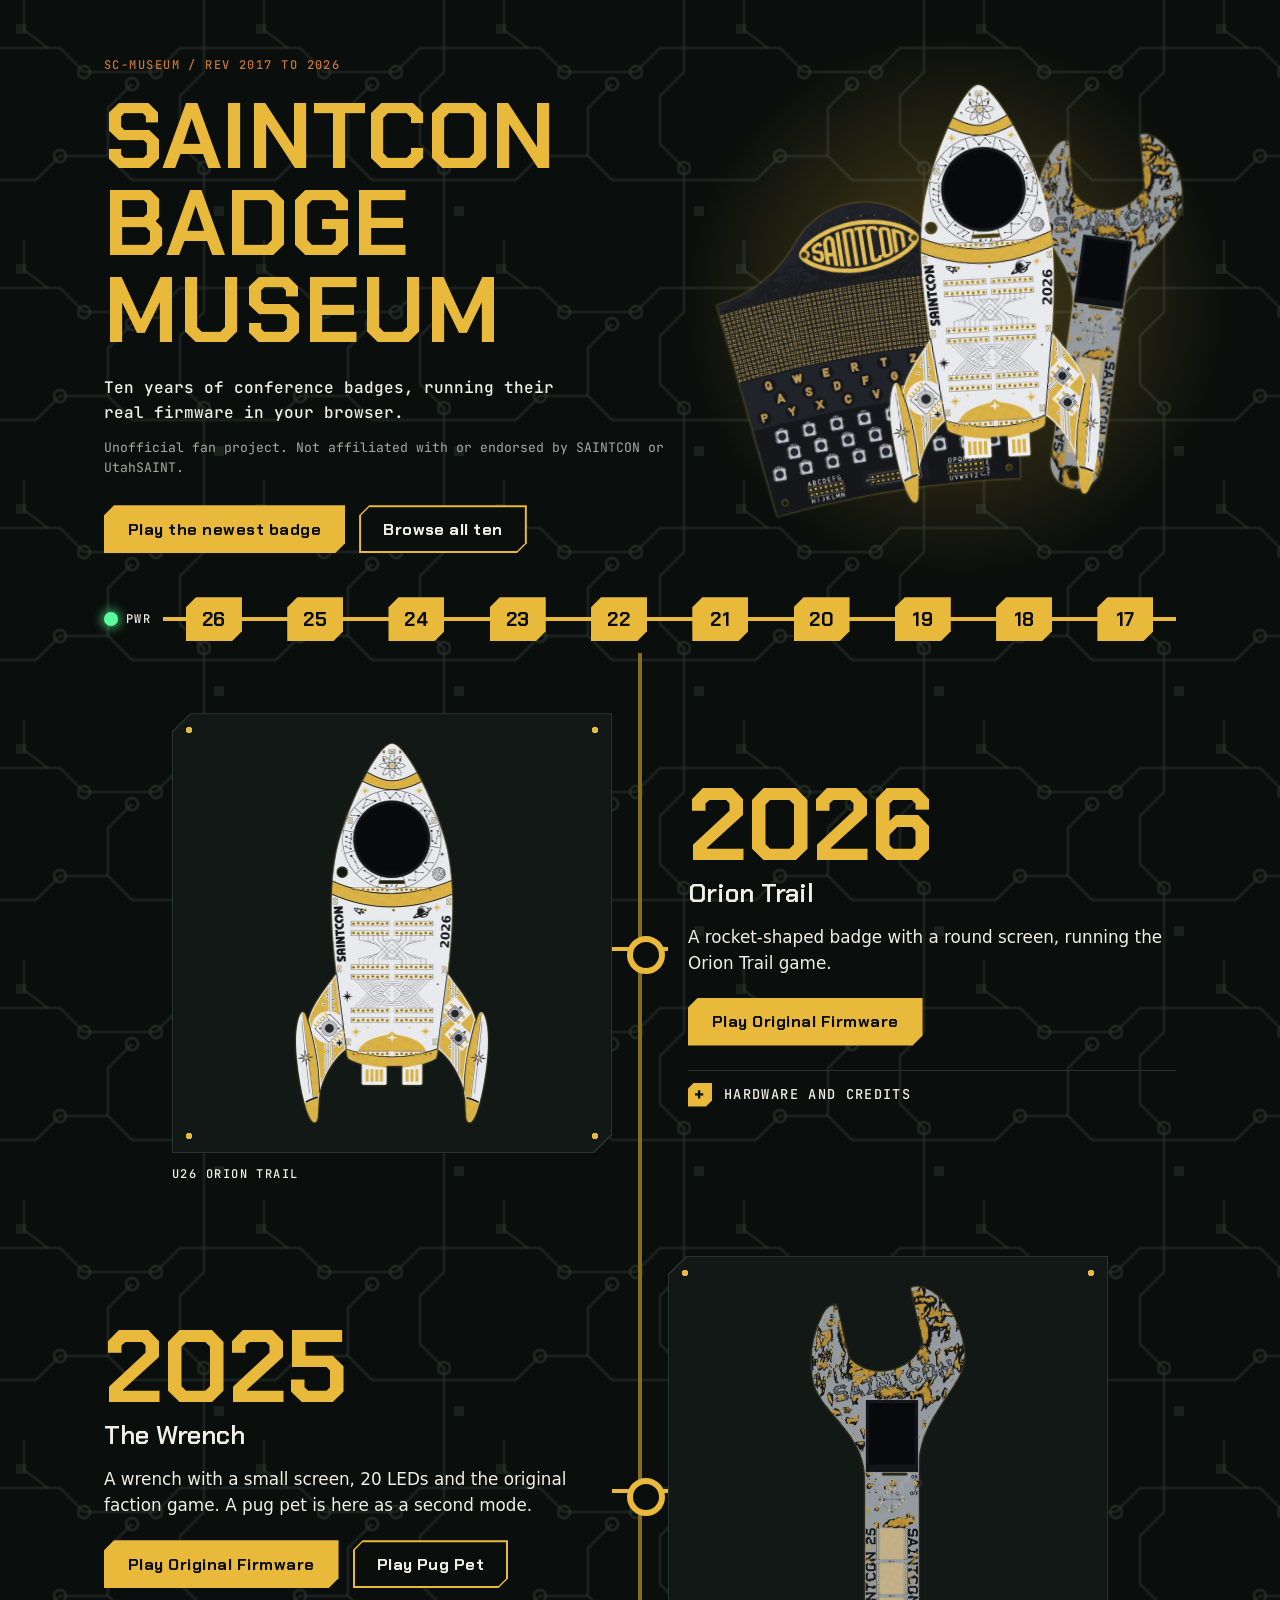
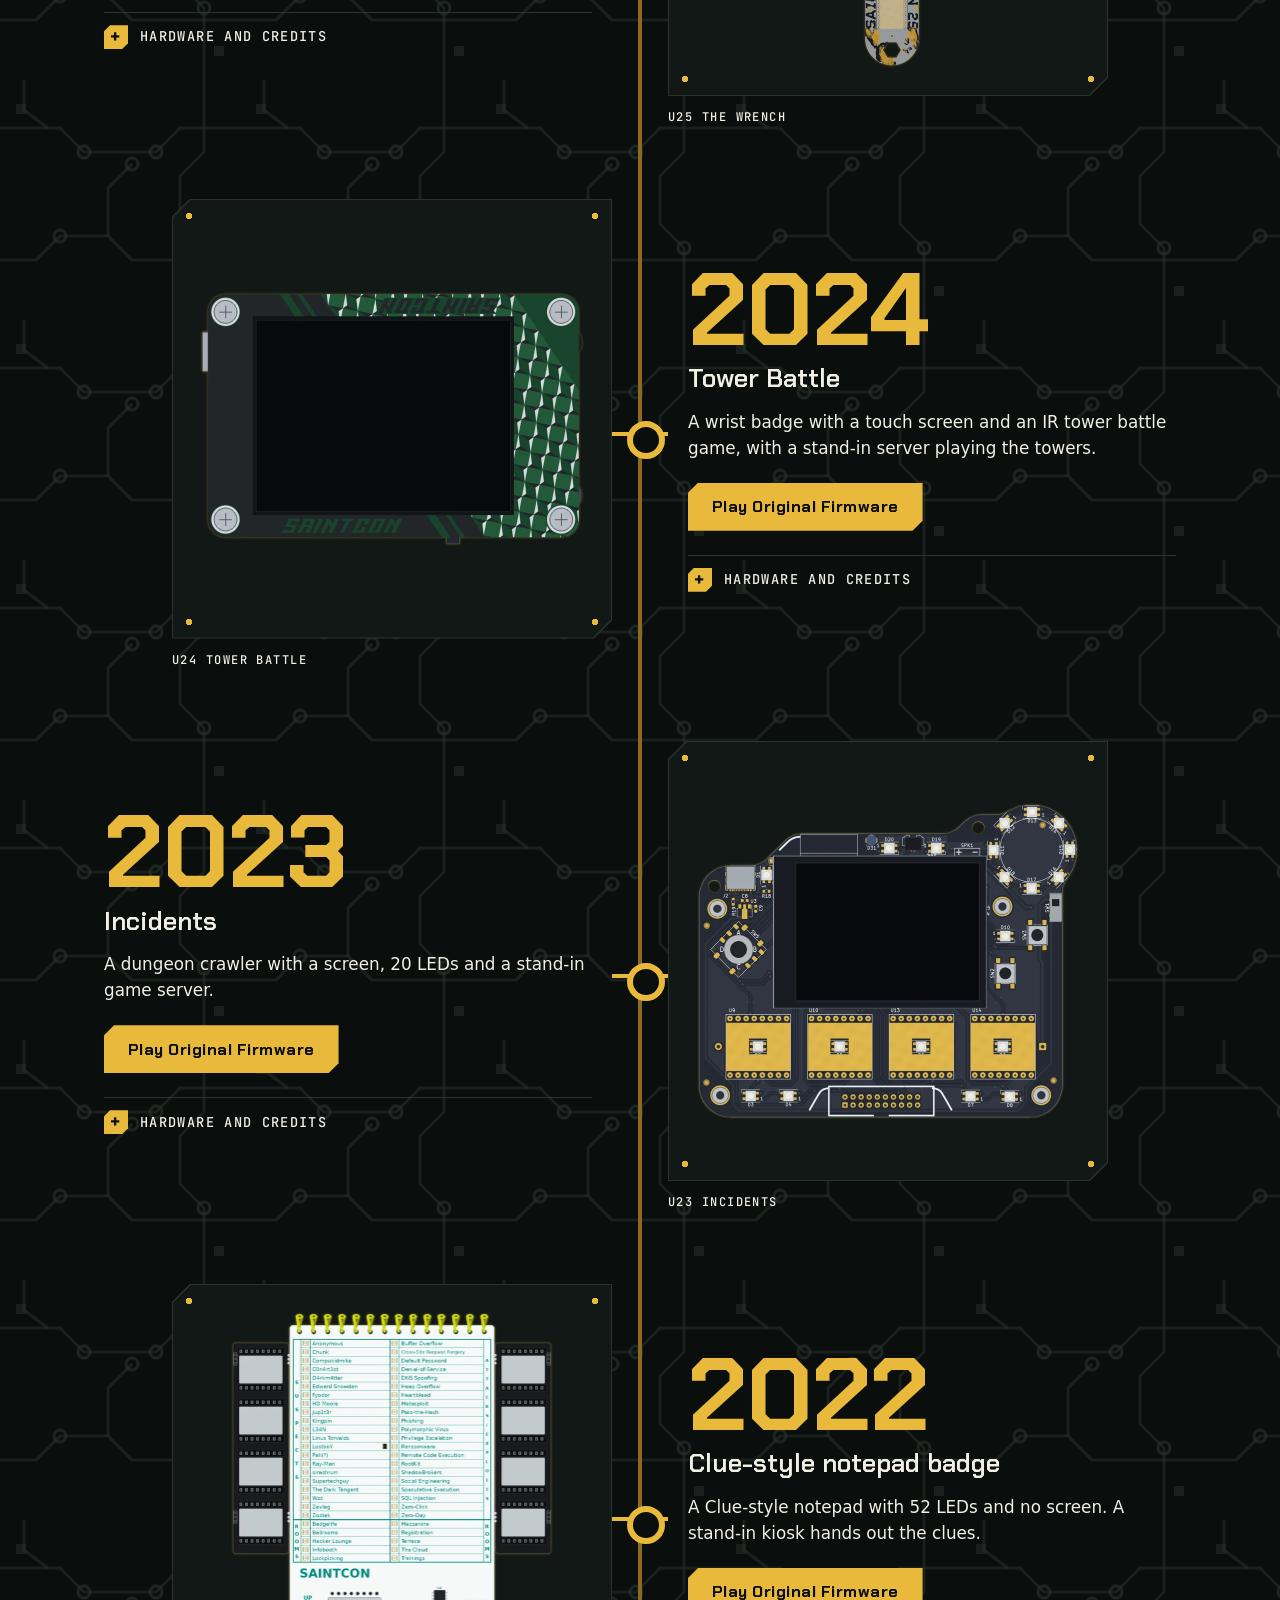
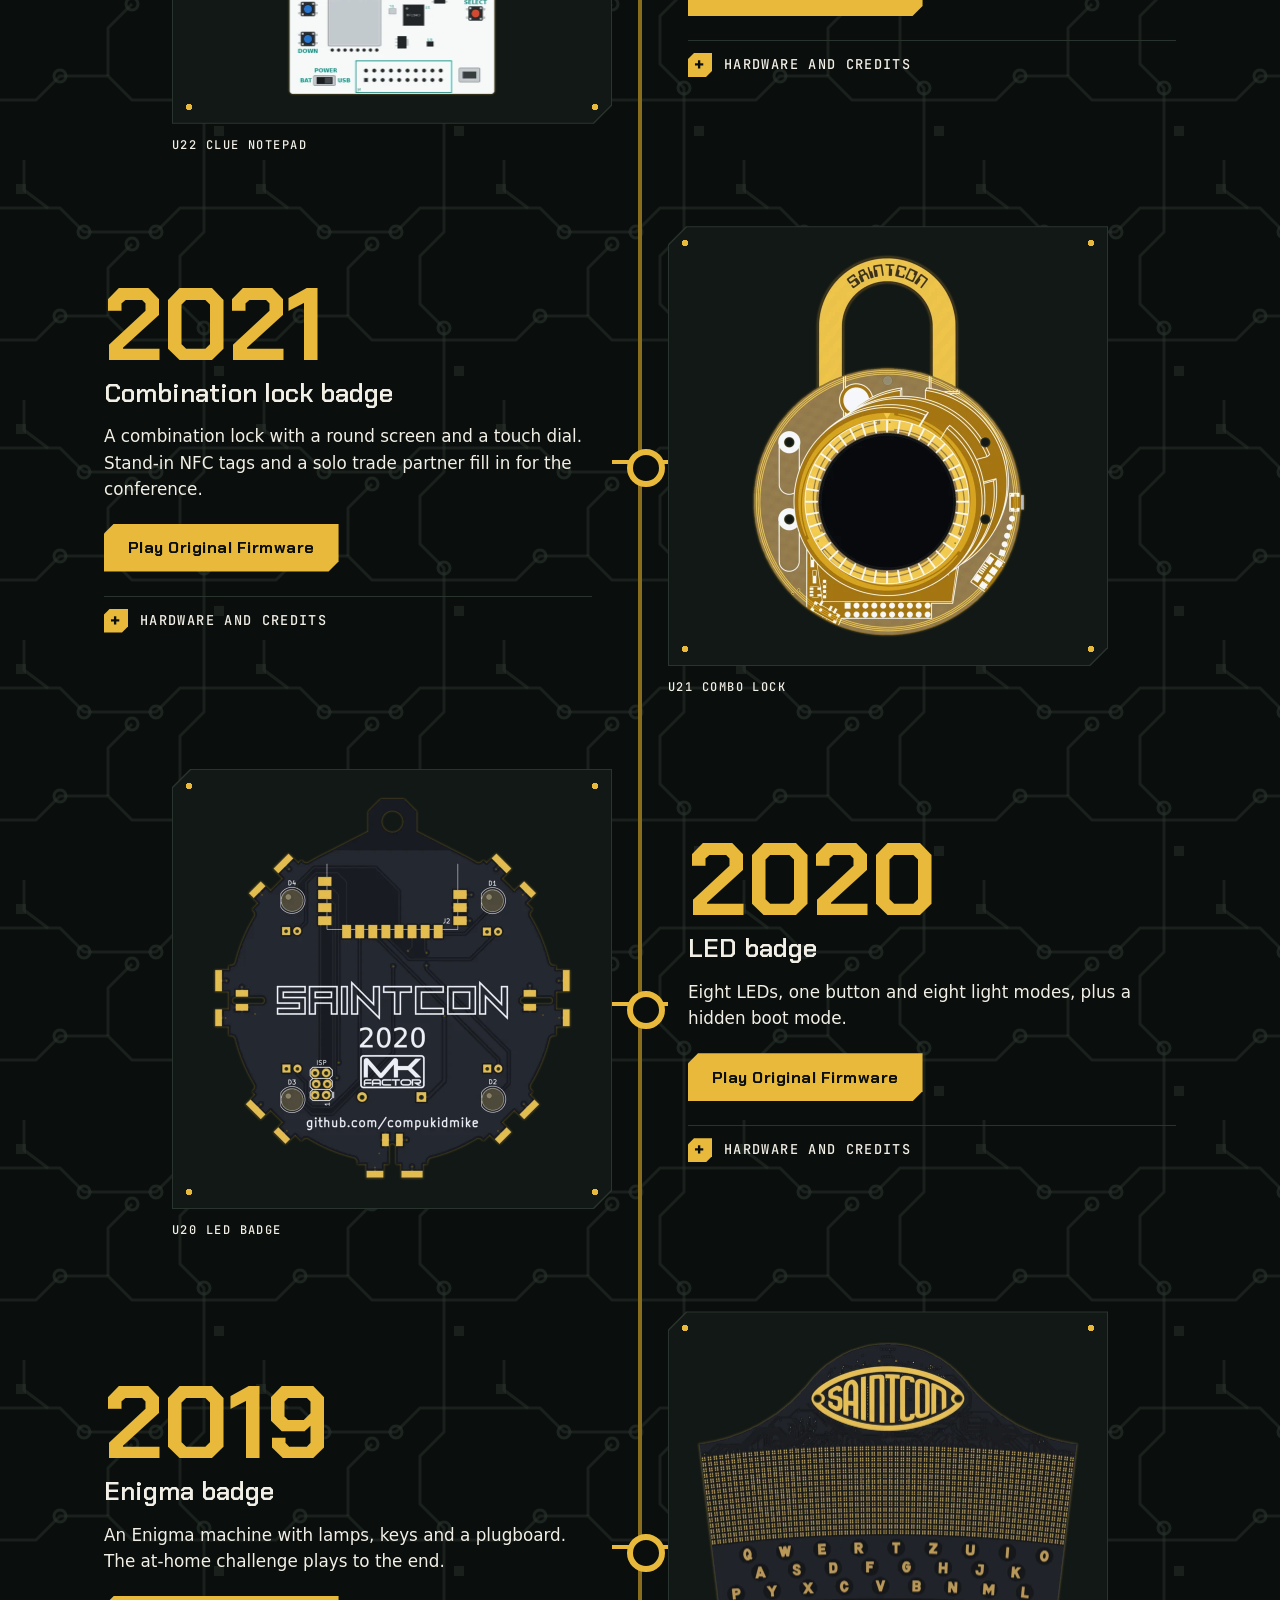
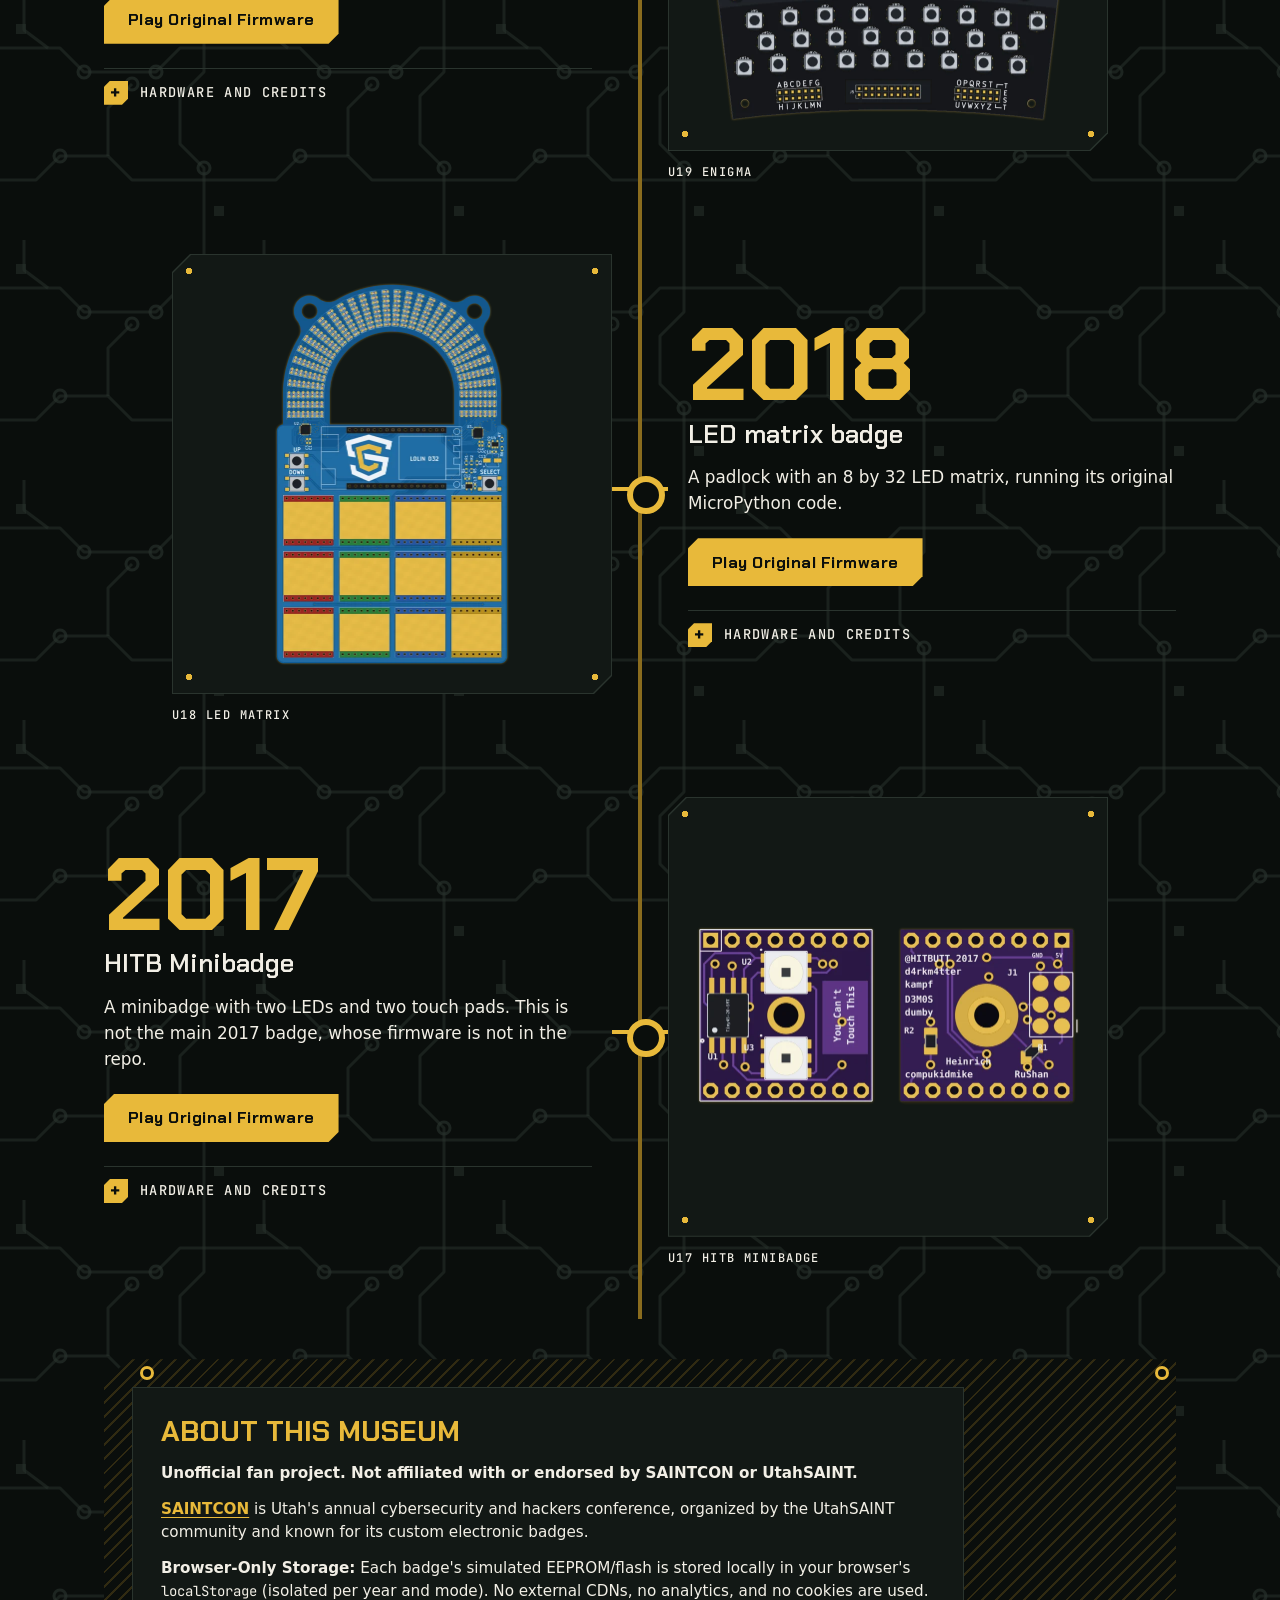
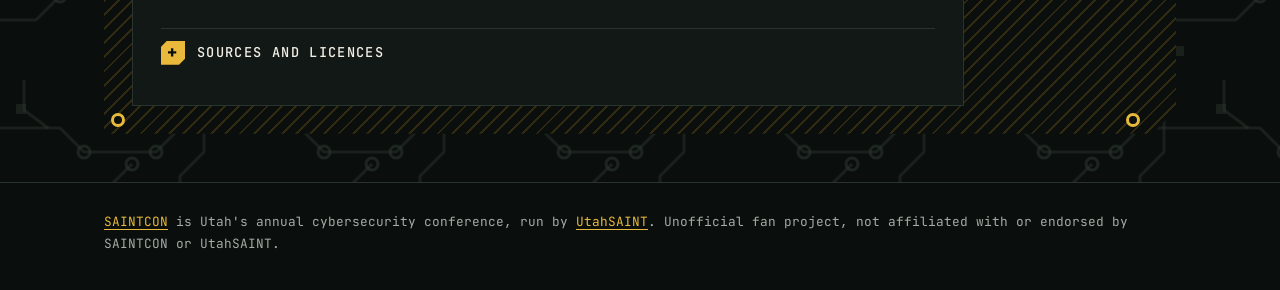
<file: emulator/web/museum.html>
<!DOCTYPE html>
<html lang="en">
<head>
  <meta charset="UTF-8" />
  <meta name="viewport" content="width=device-width, initial-scale=1.0" />
  <meta name="color-scheme" content="dark" />
  <title>SAINTCON Badge Museum</title>
  <script>
    (function () {
      var LIVE_YEARS = ['2017', '2018', '2019', '2020', '2021', '2022', '2023', '2024', '2025', '2026'];
      var PROD = 'sc.pug.technology';
      var host = (window.location.hostname || '').toLowerCase();
      var isProdDomain = host === PROD || host.endsWith('.' + PROD);
      var params = new URLSearchParams(window.location.search);
      if (params.has('year')) {
        var yr = (params.get('year') || '').trim();
        if (isProdDomain && LIVE_YEARS.indexOf(yr) !== -1) {
          params.delete('year');
          var qs = params.toString();
          window.location.replace('https://' + yr.slice(2) + '.' + PROD + '/' + (qs ? '?' + qs : ''));
          return;
        }
        window.location.replace('./' + window.location.search);
        return;
      }
      if (isProdDomain) {
        document.addEventListener('DOMContentLoaded', function () {
          document.querySelectorAll('a[href^="?year="]').forEach(function (a) {
            var p = new URLSearchParams(a.getAttribute('href').slice(1));
            var y = (p.get('year') || '').trim();
            if (LIVE_YEARS.indexOf(y) === -1) return;
            p.delete('year');
            var q = p.toString();
            a.setAttribute('href', 'https://' + y.slice(2) + '.' + PROD + '/' + (q ? '?' + q : ''));
          });
        });
      }
    })();
  </script>
  <link rel="stylesheet" href="museum-art/theme.css" />
  <style>
    * { box-sizing: border-box; }

    html {
      color-scheme: dark;
      background: var(--mask);
      -webkit-text-size-adjust: 100%;
    }

    @media (prefers-reduced-motion: no-preference) {
      html { scroll-behavior: smooth; }
    }

    /* Faint traces and vias. Colours here repeat --line (data URIs cannot read custom properties). */
    body {
      margin: 0;
      min-height: 100vh;
      overflow-x: clip;
      color: var(--silk);
      font-family: var(--sans);
      line-height: 1.55;
    }

    a { color: var(--gold); text-underline-offset: 3px; }
    a:hover { color: var(--silk); }
    :focus-visible { outline: 3px solid var(--silk); outline-offset: 3px; }
    code { font-family: var(--mono); font-size: 0.92em; color: var(--silk); }

    .wrap { width: 100%; max-width: 1120px; margin-inline: auto; padding-inline: 24px; }

    .silk, .refdes {
      font-family: var(--mono);
      font-weight: 500;
      font-size: 0.75rem;
      letter-spacing: 0.12em;
      text-transform: uppercase;
    }

    /* Plated pad buttons: gold fill, chamfered corners, dark text. */
    .pad {
      position: relative;
      isolation: isolate;
      display: inline-flex;
      align-items: center;
      justify-content: center;
      min-height: 48px;
      padding: 10px 24px;
      font: 700 1rem/1.2 var(--display);
      letter-spacing: 0.03em;
      text-align: center;
      text-decoration: none;
      color: var(--mask);
    }
    .pad:hover { color: var(--mask); }
    .pad::before, .pad::after {
      content: "";
      position: absolute;
      z-index: -1;
      inset: 0;
      clip-path: polygon(10px 0, 100% 0, 100% calc(100% - 10px), calc(100% - 10px) 100%, 0 100%, 0 10px);
    }
    .pad::before { background: var(--gold); transition: filter 0.15s; }
    .pad:hover::before { filter: brightness(1.15); }
    .pad::after { display: none; }
    .pad.outline { color: var(--silk); }
    .pad.outline:hover { color: var(--silk); }
    .pad.outline::after {
      display: block;
      inset: 2px;
      background: var(--mask);
      clip-path: polygon(8px 0, 100% 0, 100% calc(100% - 8px), calc(100% - 8px) 100%, 0 100%, 0 8px);
      transition: background 0.15s;
    }
    .pad.outline:hover::after { background: var(--mask-raised); }

    .actions { display: flex; flex-wrap: wrap; gap: 14px; }

    /* Hero */
    .hero { padding: 56px 0 20px; overflow-x: clip; }
    .hero .wrap {
      display: grid;
      grid-template-columns: minmax(0, 1.15fr) minmax(0, 0.85fr);
      gap: 32px;
      align-items: center;
    }
    .refdes { margin: 0 0 18px; color: var(--copper); }
    h1 {
      margin: 0 0 20px;
      font: 700 clamp(2.4rem, 11.5vw, 5.75rem)/0.95 var(--display);
      letter-spacing: 0.01em;
      text-transform: uppercase;
      color: var(--gold);
      overflow-wrap: break-word;
    }
    .silk-line {
      margin: 0 0 12px;
      max-width: 30em;
      font: 500 1rem/1.6 var(--mono);
      color: var(--silk);
    }
    .disclaimer-line {
      margin: 0 0 28px;
      font: 400 0.82rem/1.5 var(--mono);
      color: var(--muted);
    }

    .hero-boards {
      position: relative;
      width: 100%;
      max-width: 460px;
      aspect-ratio: 1 / 1;
      justify-self: center;
    }
    .hero-boards::before {
      content: "";
      position: absolute;
      inset: -12%;
      background: radial-gradient(closest-side, color-mix(in srgb, var(--gold) 30%, transparent), transparent);
    }
    .hero-boards img {
      position: absolute;
      max-width: none;
      filter: drop-shadow(0 0 1px color-mix(in srgb, var(--gold) 55%, transparent));
    }
    .hero-boards .b19 { width: 68%; height: auto; left: -2%; bottom: 6%; transform: rotate(-9deg); }
    .hero-boards .b25 { height: 82%; width: auto; right: 2%; top: 10%; transform: rotate(8deg); }
    .hero-boards .b26 { height: 94%; width: auto; left: 34%; top: 0; transform: rotate(-3deg); z-index: 2; }

    /* Year bus */
    .yearbus { padding: 20px 0 8px; }
    .yearbus-inner { display: flex; align-items: center; gap: 12px; }
    .pwr { display: inline-flex; align-items: center; gap: 8px; flex: none; }
    .led {
      width: 14px;
      height: 14px;
      border-radius: 50%;
      background: var(--led);
      box-shadow: 0 0 10px 3px color-mix(in srgb, var(--led) 55%, transparent);
    }
    .yearbus ol {
      flex: 1;
      list-style: none;
      margin: 0;
      padding: 0;
      display: flex;
    }
    .yearbus li {
      position: relative;
      flex: 1;
      display: flex;
      justify-content: center;
      padding-block: 4px;
    }
    .yearbus li::before {
      content: "";
      position: absolute;
      left: 0;
      right: 0;
      top: 50%;
      height: 4px;
      margin-top: -2px;
      background: var(--gold);
    }
    .yearbus .pad { min-width: 56px; min-height: 44px; padding: 8px 10px; font-size: 1.2rem; }

    /* Exhibits */
    .exhibits { position: relative; padding-block: 24px 16px; }
    .bus-line {
      position: absolute;
      top: 0;
      bottom: 0;
      left: 50%;
      width: 4px;
      margin-left: -2px;
      background: var(--gold-dim);
      overflow: hidden;
    }
    .bus-line i {
      position: absolute;
      left: 0;
      right: 0;
      top: -160px;
      height: 160px;
      background: linear-gradient(to bottom, transparent, var(--gold) 75%, var(--silk));
      animation: bus-pulse 8s linear infinite;
    }
    @keyframes bus-pulse { to { top: 100%; } }

    .exhibit {
      position: relative;
      display: grid;
      grid-template-columns: minmax(0, 1fr) 56px minmax(0, 1fr);
      align-items: center;
      padding-block: 36px;
      scroll-margin-top: 16px;
    }
    .via { grid-column: 2; grid-row: 1; align-self: stretch; position: relative; }
    .via::before {
      content: "";
      position: absolute;
      left: 0;
      right: 0;
      top: 50%;
      height: 4px;
      margin-top: -2px;
      background: var(--gold);
    }
    .via::after {
      content: "";
      position: absolute;
      left: 50%;
      top: 50%;
      width: 26px;
      height: 26px;
      margin: -13px 0 0 -13px;
      border-radius: 50%;
      border: 6px solid var(--gold);
      background: var(--mask);
      transition: background 0.2s, box-shadow 0.2s;
    }
    .exhibit:is(:hover, :focus-within) .via::after {
      background: var(--gold);
      box-shadow: 0 0 18px 6px color-mix(in srgb, var(--gold) 55%, transparent);
    }

    .ex-pic { grid-column: 1; grid-row: 1; justify-self: end; width: 100%; max-width: 440px; }
    .ex-text { grid-column: 3; grid-row: 1; padding-left: 20px; min-width: 0; }
    .exhibit:nth-of-type(even) .ex-pic { grid-column: 3; justify-self: start; }
    .exhibit:nth-of-type(even) .ex-text { grid-column: 1; padding-left: 0; padding-right: 20px; }

    .mat {
      position: relative;
      display: grid;
      place-items: center;
      width: 100%;
      height: 440px; /* fixed, so rows do not move while lazy pictures load */
      padding: 30px;
    }
    .mat::before, .mat::after {
      content: "";
      position: absolute;
      z-index: 0;
      clip-path: polygon(18px 0, 100% 0, 100% calc(100% - 18px), calc(100% - 18px) 100%, 0 100%, 0 18px);
    }
    .mat::before { inset: 0; background: var(--line); }
    .mat::after {
      inset: 1px;
      background:
        radial-gradient(circle at 16px 16px, var(--gold) 0 3px, transparent 3.5px),
        radial-gradient(circle at calc(100% - 16px) 16px, var(--gold) 0 3px, transparent 3.5px),
        radial-gradient(circle at 16px calc(100% - 16px), var(--gold) 0 3px, transparent 3.5px),
        radial-gradient(circle at calc(100% - 16px) calc(100% - 16px), var(--gold) 0 3px, transparent 3.5px),
        var(--mask-raised);
    }
    .mat img {
      position: relative;
      z-index: 1;
      display: block;
      width: 100%;
      height: 100%;
      min-height: 0;
      object-fit: contain;
      filter: drop-shadow(0 0 1px color-mix(in srgb, var(--gold) 45%, transparent));
      transition: transform 0.25s ease, filter 0.25s ease;
    }
    .exhibit:is(:hover, :focus-within) .mat img {
      transform: translateY(-6px);
      filter: drop-shadow(0 0 8px color-mix(in srgb, var(--gold) 60%, transparent));
    }
    .ex-pic .silk { margin: 12px 0 0; color: var(--silk); }

    h2 { margin: 0; }
    .year {
      display: block;
      font: 700 clamp(3.5rem, 8vw, 6.5rem)/0.9 var(--display);
      letter-spacing: -0.01em;
      color: var(--gold);
    }
    .name {
      display: block;
      margin-top: 8px;
      font: 600 1.6rem/1.2 var(--display);
      color: var(--silk);
    }
    .one-liner { margin: 14px 0 22px; max-width: 34em; font-size: 1.05rem; }

    /* Hardware and credits */
    .dossier { margin-top: 24px; border-top: 1px solid var(--line); }
    .dossier summary {
      display: flex;
      align-items: center;
      gap: 12px;
      min-height: 48px;
      padding-block: 8px;
      cursor: pointer;
      list-style: none;
      font: 500 0.85rem/1.3 var(--mono);
      letter-spacing: 0.1em;
      text-transform: uppercase;
      color: var(--silk);
    }
    .dossier summary::-webkit-details-marker { display: none; }
    .dossier summary::before {
      content: "+";
      flex: none;
      display: grid;
      place-items: center;
      width: 24px;
      height: 24px;
      font: 700 1rem/1 var(--mono);
      color: var(--mask);
      background: var(--gold);
      clip-path: polygon(6px 0, 100% 0, 100% calc(100% - 6px), calc(100% - 6px) 100%, 0 100%, 0 6px);
    }
    .dossier[open] > summary::before { content: "-"; }
    .dossier summary:hover { color: var(--gold); }
    .fine {
      padding: 4px 0 8px;
      font: 400 0.8rem/1.7 var(--mono);
      color: var(--muted);
      overflow-wrap: anywhere;
    }
    .fine p { margin: 0 0 14px; }
    .fine strong { color: var(--silk); font-weight: 500; }
    .credits-box {
      padding: 12px 14px;
      border-left: 2px solid var(--copper);
      background: var(--mask-raised);
    }
    .credits-box .main-credit { color: var(--silk); }
    .credits-box .sub-credit { margin-top: 10px; color: var(--muted); }

    /* About: the back of the board */
    .about { margin-top: 40px; padding-bottom: 48px; }
    .backside {
      position: relative;
      padding: 28px;
      background: repeating-linear-gradient(135deg, color-mix(in srgb, var(--gold-dim) 30%, var(--mask)) 0 2px, var(--mask) 2px 10px);
      clip-path: polygon(24px 0, 100% 0, 100% calc(100% - 24px), calc(100% - 24px) 100%, 0 100%, 0 24px);
    }
    .backside .hole {
      position: absolute;
      width: 14px;
      height: 14px;
      border-radius: 50%;
      border: 3px solid var(--gold);
      background: var(--mask);
    }
    .hole.h1 { top: 7px; right: 7px; }
    .hole.h2 { bottom: 7px; left: 7px; }
    .hole.h3 { top: 7px; left: 36px; }
    .hole.h4 { bottom: 7px; right: 36px; }
    .backside-text {
      position: relative;
      padding: 28px;
      max-width: 52rem;
      background: var(--mask-raised);
      border: 1px solid var(--line);
      font-size: 0.95rem;
    }
    .backside-text h2 { font: 700 1.8rem/1.1 var(--display); color: var(--gold); text-transform: uppercase; margin-bottom: 14px; }
    .backside-text p { margin: 0 0 12px; }

    .site-footer {
      border-top: 1px solid var(--line);
      background: var(--mask);
      padding: 28px 0 36px;
      font: 400 0.8rem/1.7 var(--mono);
      color: var(--muted);
    }

    @media (max-width: 900px) {
      .hero .wrap { grid-template-columns: minmax(0, 1fr); }
      .hero-boards { max-width: 400px; }
    }

    @media (max-width: 760px) {
      .wrap { padding-inline: 16px; }
      .hero { padding-top: 36px; }
      .hero-boards { max-width: 320px; }
      .yearbus-inner { flex-direction: column; align-items: stretch; gap: 10px; }
      .yearbus ol { display: grid; grid-template-columns: repeat(5, minmax(0, 1fr)); row-gap: 8px; }
      .yearbus .pad { min-width: 0; width: 48px; padding-inline: 6px; }

      .bus-line { left: 28px; margin-left: -2px; }
      .exhibit, .exhibit:nth-of-type(even) {
        grid-template-columns: 24px minmax(0, 1fr);
        column-gap: 0;
        row-gap: 20px;
        padding-block: 28px;
        align-items: start;
      }
      .via { grid-column: 1; grid-row: 1 / 3; align-self: stretch; margin-left: 12px; }
      .via::before { top: 150px; left: 0; right: -12px; }
      .via::after { top: 150px; left: 0; margin-left: -13px; }
      .exhibit .ex-pic, .exhibit:nth-of-type(even) .ex-pic {
        grid-column: 2; grid-row: 1; justify-self: stretch; max-width: none; padding-left: 12px;
      }
      .exhibit .ex-text, .exhibit:nth-of-type(even) .ex-text {
        grid-column: 2; grid-row: 2; padding: 0 0 0 12px;
      }
      .mat { height: 320px; padding: 24px; }
      .ex-pic .silk { text-align: left; }
      .backside { padding: 20px 14px; }
      .backside-text { padding: 20px 16px; }
    }

    @media (prefers-reduced-motion: reduce) {
      *, *::before, *::after { animation: none !important; transition: none !important; }
      .bus-line i { display: none; }
    }
  </style>
</head>
<body>
  <header class="hero">
    <div class="wrap">
      <div class="hero-copy">
        <p class="refdes" aria-hidden="true">SC-MUSEUM / REV 2017 TO 2026</p>
        <h1>SAINTCON Badge Museum</h1>
        <p class="silk-line">Ten years of conference badges, running their real firmware in your browser.</p>
        <p class="disclaimer-line">Unofficial fan project. Not affiliated with or endorsed by SAINTCON or UtahSAINT.</p>
        <div class="actions">
          <a class="card-cta pad" href="?year=2026">Play the newest badge</a>
          <a class="pad outline" href="#year-bus">Browse all ten</a>
        </div>
      </div>
      <div class="hero-boards" aria-hidden="true">
        <img class="b19" src="museum-art/2019.webp" width="760" height="755" alt="" />
        <img class="b25" src="museum-art/2025.webp" width="307" height="760" alt="" />
        <img class="b26" src="museum-art/2026.webp" width="385" height="760" alt="" />
      </div>
    </div>
  </header>

  <nav class="yearbus" id="year-bus" aria-label="Jump to a badge year">
    <div class="wrap yearbus-inner">
      <span class="pwr" aria-hidden="true"><i class="led"></i><span class="silk">PWR</span></span>
      <ol>
        <li><a class="pad" href="#card-2026" aria-label="26: 2026 Orion Trail"><span aria-hidden="true">26</span></a></li>
        <li><a class="pad" href="#card-2025" aria-label="25: 2025 The Wrench"><span aria-hidden="true">25</span></a></li>
        <li><a class="pad" href="#card-2024" aria-label="24: 2024 Tower Battle"><span aria-hidden="true">24</span></a></li>
        <li><a class="pad" href="#card-2023" aria-label="23: 2023 Incidents"><span aria-hidden="true">23</span></a></li>
        <li><a class="pad" href="#card-2022" aria-label="22: 2022 Clue-style notepad badge"><span aria-hidden="true">22</span></a></li>
        <li><a class="pad" href="#card-2021" aria-label="21: 2021 Combination lock badge"><span aria-hidden="true">21</span></a></li>
        <li><a class="pad" href="#card-2020" aria-label="20: 2020 LED badge"><span aria-hidden="true">20</span></a></li>
        <li><a class="pad" href="#card-2019" aria-label="19: 2019 Enigma badge"><span aria-hidden="true">19</span></a></li>
        <li><a class="pad" href="#card-2018" aria-label="18: 2018 LED matrix badge"><span aria-hidden="true">18</span></a></li>
        <li><a class="pad" href="#card-2017" aria-label="17: 2017 HITB Minibadge"><span aria-hidden="true">17</span></a></li>
      </ol>
    </div>
  </nav>

  <main>
    <div class="wrap exhibits">
      <div class="bus-line" aria-hidden="true"><i></i></div>

      <article class="exhibit" id="card-2026">
        <div class="via" aria-hidden="true"></div>
        <div class="ex-pic">
          <a class="mat" href="?year=2026" title="Launch SAINTCON 2026 Badge Emulator">
            <img src="museum-art/2026.webp" width="385" height="760" loading="lazy" alt="SAINTCON 2026 Orion Trail Rocket Badge PCB" />
          </a>
          <p class="silk" aria-hidden="true">U26 ORION TRAIL</p>
        </div>
        <div class="ex-text">
          <h2><span class="year">2026</span> <span class="name">Orion Trail</span></h2>
          <p class="one-liner">A rocket-shaped badge with a round screen, running the Orion Trail game.</p>
          <div class="actions">
          <a class="card-cta pad" href="?year=2026">Play Original Firmware</a>
          </div>
          <details class="dossier">
            <summary>Hardware and credits</summary>
            <div class="fine">
              <p class="hw-summary">
                RP2350A • 1.85" 360×360 Round ST77916 QSPI LCD • 9 WS2812C LEDs • 5-way joystick (SW4 / C) + A &amp; B buttons (SW2, SW3) • 24CS08 1 KB EEPROM.
              </p>
              <div class="credits-box">          <div class="main-credit">
            <strong>Badge by <a href="https://github.com/Professor-plum" target="_blank" rel="noopener">Professor-plum</a></strong> •
            Repo: <a href="https://github.com/Professor-plum/SAINTCON-BADGE-2026" target="_blank" rel="noopener">github.com/Professor-plum/SAINTCON-BADGE-2026</a>
            (<a href="https://github.com/Professor-plum/SAINTCON-BADGE-2026/tree/2168f62/firmware" target="_blank" rel="noopener"><code>2168f62</code></a>) •
            <a href="badges/2026/LICENSE.txt" target="_blank" rel="noopener"><strong>MIT License</strong></a>
            (<a href="https://github.com/Professor-plum/SAINTCON-BADGE-2026/blob/2168f62/LICENSE" target="_blank" rel="noopener">upstream</a>) •
            <a href="badges/2026/THIRD_PARTY_LICENSES.txt" target="_blank" rel="noopener">Third-party licenses</a>
          </div>
          <div class="sub-credit">
            Copyright (c) 2026 Professor Plum • Stock "Orion Trail" firmware live
          </div>
        
              </div>
            </div>
          </details>
        </div>
      </article>

      <article class="exhibit" id="card-2025">
        <div class="via" aria-hidden="true"></div>
        <div class="ex-pic">
          <a class="mat" href="?year=2025" title="Launch SAINTCON 2025 Badge Emulator">
            <img src="museum-art/2025.webp" width="307" height="760" loading="lazy" alt="SAINTCON 2025 Wrench Badge PCB" />
          </a>
          <p class="silk" aria-hidden="true">U25 THE WRENCH</p>
        </div>
        <div class="ex-text">
          <h2><span class="year">2025</span> <span class="name">The Wrench</span></h2>
          <p class="one-liner">A wrench with a small screen, 20 LEDs and the original faction game. A pug pet is here as a second mode.</p>
          <div class="actions">
          <a class="card-cta pad" href="?year=2025&amp;mode=stock">Play Original Firmware</a>
          <a class="card-cta pad outline" href="?year=2025&amp;mode=pug">Play Pug Pet</a>
          </div>
          <details class="dossier">
            <summary>Hardware and credits</summary>
            <div class="fine">
              <p class="hw-summary">
                ESP32-S3-WROOM-1 • 2.0" 240×320 ST7789V LCD • 20 WS2812B-2020 LEDs • 5-way navigation switch (SW2) • ST25DV04K 512B NFC tag.
              </p>
              <div class="credits-box">          <div class="main-credit">
            <strong>Badge by <a href="https://github.com/compukidmike" target="_blank" rel="noopener">compukidmike</a></strong>
            • Repo: <a href="https://github.com/compukidmike/Saintcon2025" target="_blank" rel="noopener">github.com/compukidmike/Saintcon2025</a>
            • <a href="badges/2025/THIRD_PARTY_LICENSES.txt" target="_blank" rel="noopener">Third-party licenses</a>
          </div>
          <div class="sub-credit">
            Stock firmware &amp; faction game from <a href="https://github.com/compukidmike/Saintcon2025" target="_blank" rel="noopener"><strong>compukidmike/Saintcon2025</strong></a> • Pug pet by <strong>PugTechnology</strong>
          </div>
        
              </div>
            </div>
          </details>
        </div>
      </article>

      <article class="exhibit" id="card-2024">
        <div class="via" aria-hidden="true"></div>
        <div class="ex-pic">
          <a class="mat" href="?year=2024" title="Launch SAINTCON 2024 Wrist Badge Emulator">
            <img src="museum-art/2024.webp" width="760" height="502" loading="lazy" alt="SAINTCON 2024 Tower Battle Wrist Badge PCB" />
          </a>
          <p class="silk" aria-hidden="true">U24 TOWER BATTLE</p>
        </div>
        <div class="ex-text">
          <h2><span class="year">2024</span> <span class="name">Tower Battle</span></h2>
          <p class="one-liner">A wrist badge with a touch screen and an IR tower battle game, with a stand-in server playing the towers.</p>
          <div class="actions">
          <a class="card-cta pad" href="?year=2024">Play Original Firmware</a>
          </div>
          <details class="dossier">
            <summary>Hardware and credits</summary>
            <div class="fine">
              <p class="hw-summary">
                ESP32-S3-WROOM-1 • 2.8" 320×240 ST7789 8080 LCD + GT911 capacitive touch • NEC IR TX/RX • MC3419 accelerometer • Klip-on I2C mux.
              </p>
              <div class="credits-box">          <div class="main-credit">
            <strong>Badge by <a href="https://github.com/compukidmike" target="_blank" rel="noopener">compukidmike</a></strong>
            • Repo: <a href="https://github.com/compukidmike/Saintcon2024" target="_blank" rel="noopener">github.com/compukidmike/Saintcon2024</a>
            (<a href="https://github.com/compukidmike/Saintcon2024/tree/5e9412c837334379d7f6cadf68327fc0771f636d/Firmware" target="_blank" rel="noopener"><code>5e9412c</code></a>)
            • <a href="badges/2024/THIRD_PARTY_LICENSES.txt" target="_blank" rel="noopener">Third-party licenses</a>
          </div>
          <div class="sub-credit">
            Original wrist badge firmware &amp; 11-tower IR battle game from <a href="https://github.com/compukidmike/Saintcon2024" target="_blank" rel="noopener"><strong>compukidmike/Saintcon2024</strong></a>
          </div>
        
              </div>
            </div>
          </details>
        </div>
      </article>

      <article class="exhibit" id="card-2023">
        <div class="via" aria-hidden="true"></div>
        <div class="ex-pic">
          <a class="mat" href="?year=2023" title="Launch SAINTCON 2023 Incidents Badge Emulator">
            <img src="museum-art/2023.webp" width="760" height="627" loading="lazy" alt="SAINTCON 2023 Incidents Badge PCB" />
          </a>
          <p class="silk" aria-hidden="true">U23 INCIDENTS</p>
        </div>
        <div class="ex-text">
          <h2><span class="year">2023</span> <span class="name">Incidents</span></h2>
          <p class="one-liner">A dungeon crawler with a screen, 20 LEDs and a stand-in game server.</p>
          <div class="actions">
          <a class="card-cta pad" href="?year=2023">Play Original Firmware</a>
          </div>
          <details class="dossier">
            <summary>Hardware and credits</summary>
            <div class="fine">
              <p class="hw-summary">
                ESP32-S3-WROOM-1 • 2.8" 320×240 ST7789 8080 LCD • 20 SK6812MINI LEDs • 4-way switch (SW5) + A &amp; B buttons (SW2, SW3) • NEC IR TX/RX • 4 I2C minibadge slots.
              </p>
              <div class="credits-box">          <div class="main-credit">
            <strong>Badge by <a href="https://github.com/compukidmike" target="_blank" rel="noopener">compukidmike</a></strong>
            • Repo: <a href="https://github.com/compukidmike/Saintcon2023" target="_blank" rel="noopener">github.com/compukidmike/Saintcon2023</a>
            (<a href="https://github.com/compukidmike/Saintcon2023/tree/6f5f3407bb57000e0131fc317ad907f27bda7234/Firmware/Source" target="_blank" rel="noopener"><code>6f5f340</code></a>)
            • <a href="badges/2023/THIRD_PARTY_LICENSES.txt" target="_blank" rel="noopener">Third-party licenses</a>
          </div>
          <div class="sub-credit">
            Original badge firmware &amp; Incidents dungeon crawler from <a href="https://github.com/compukidmike/Saintcon2023" target="_blank" rel="noopener"><strong>compukidmike/Saintcon2023</strong></a>, with contributions from <a href="https://github.com/compukidmike/Saintcon2023/commits?author=jarmknecht" target="_blank" rel="noopener">jarmknecht</a> and <a href="https://github.com/compukidmike/Saintcon2023/pull/6" target="_blank" rel="noopener">klipperx</a>
          </div>
        
              </div>
            </div>
          </details>
        </div>
      </article>

      <article class="exhibit" id="card-2022">
        <div class="via" aria-hidden="true"></div>
        <div class="ex-pic">
          <a class="mat" href="?year=2022" title="Launch SAINTCON 2022 Clue-Style Notepad Badge Emulator">
            <img src="museum-art/2022.webp" width="637" height="760" loading="lazy" alt="SAINTCON 2022 Clue-style notepad badge drawing" />
          </a>
          <p class="silk" aria-hidden="true">U22 CLUE NOTEPAD</p>
        </div>
        <div class="ex-text">
          <h2><span class="year">2022</span> <span class="name">Clue-style notepad badge</span></h2>
          <p class="one-liner">A Clue-style notepad with 52 LEDs and no screen. A stand-in kiosk hands out the clues.</p>
          <div class="actions">
          <a class="card-cta pad" href="?year=2022">Play Original Firmware</a>
          </div>
          <details class="dossier">
            <summary>Hardware and credits</summary>
            <div class="fine">
              <p class="hw-summary">
                RP2040 dual Cortex-M0+ (QSPI flash) • 52 charlieplexed RGB LEDs on GP0–GP14 (21 Suspects, 21 Attacks/Exploits, 10 Rooms) • UP / DOWN / SELECT tactile buttons (GP15–GP17) • Ambient light sensor (I2C0 @ 0x29) • Dual-wing minibadge connectors (8 total, 4 per wing) • Stand-in museum kiosk over firmware serial protocol.
              </p>
              <div class="credits-box">          <div class="main-credit">
            <strong>Repo: <a href="https://github.com/compukidmike/saintcon2022" target="_blank" rel="noopener">compukidmike/saintcon2022</a></strong>
            (<a href="https://github.com/compukidmike/saintcon2022/commit/383964e2e0e576dd3c153fc479d37fb429ce2969" target="_blank" rel="noopener"><code>383964e</code></a>)
            • Licence not stated
            • <a href="badges/2022/THIRD_PARTY_LICENSES.txt" target="_blank" rel="noopener">Third-party licenses</a>
          </div>
          <div class="sub-credit">
            Runs the unpatched <code>Saintcon2022BadgeFirmwareFix.uf2</code> binary from <a href="https://github.com/compukidmike/saintcon2022" target="_blank" rel="noopener"><strong>compukidmike/saintcon2022</strong></a> (upstream repo provides guides and the UF2 binary; no firmware source or board design files are published) on a dual-core RP2040 emulator built with <a href="https://github.com/wokwi/rp2040js" target="_blank" rel="noopener">wokwi/rp2040js</a> (MIT)
          </div>
        
              </div>
            </div>
          </details>
        </div>
      </article>

      <article class="exhibit" id="card-2021">
        <div class="via" aria-hidden="true"></div>
        <div class="ex-pic">
          <a class="mat" href="?year=2021" title="Launch SAINTCON 2021 Combination Lock Badge Emulator">
            <img src="museum-art/2021.webp" width="542" height="760" loading="lazy" alt="SAINTCON 2021 combination lock badge PCB" />
          </a>
          <p class="silk" aria-hidden="true">U21 COMBO LOCK</p>
        </div>
        <div class="ex-text">
          <h2><span class="year">2021</span> <span class="name">Combination lock badge</span></h2>
          <p class="one-liner">A combination lock with a round screen and a touch dial. Stand-in NFC tags and a solo trade partner fill in for the conference.</p>
          <div class="actions">
          <a class="card-cta pad" href="?year=2021">Play Original Firmware</a>
          </div>
          <details class="dossier">
            <summary>Hardware and credits</summary>
            <div class="fine">
              <p class="hw-summary">
                ATSAME53J18A • Round 240×240 ILI9331 16-bit LCD • QTouch capacitive dial wheel + shackle &amp; shim sensors • Back button (SW3) • 1 RGB LED (D1) • 8 MB QSPI flash • ST25R95 NFC reader/tag • I2C minibadge bus.
              </p>
              <div class="credits-box">          <div class="main-credit">
            <strong>Badge by <a href="https://github.com/compukidmike" target="_blank" rel="noopener">compukidmike</a>, <a href="https://github.com/Professor-plum" target="_blank" rel="noopener">Professor_Plum</a>, and <a href="https://github.com/Sodium-Hydrogen" target="_blank" rel="noopener">Sodium_Hydrogen</a></strong>
            • Repo: <a href="https://github.com/compukidmike/Saintcon2021" target="_blank" rel="noopener">github.com/compukidmike/Saintcon2021</a>
            (<a href="https://github.com/compukidmike/Saintcon2021/tree/092bf1c68a90cd5d13794006667fd52c3cbb3efd/Saintcon2021/Saintcon2021" target="_blank" rel="noopener"><code>092bf1c</code></a>)
            • <a href="badges/2021/THIRD_PARTY_LICENSES.txt" target="_blank" rel="noopener">Third-party licenses</a>
          </div>
          <div class="sub-credit">
            Original combination lock badge firmware from <a href="https://github.com/compukidmike/Saintcon2021" target="_blank" rel="noopener"><strong>compukidmike/Saintcon2021</strong></a>, with firmware contribution from <a href="https://github.com/compukidmike/Saintcon2021/commit/bfef3ea" target="_blank" rel="noopener">kfeuz</a> (<code>bfef3ea</code>, <code>menuScene.c</code>)
          </div>
        
              </div>
            </div>
          </details>
        </div>
      </article>

      <article class="exhibit" id="card-2020">
        <div class="via" aria-hidden="true"></div>
        <div class="ex-pic">
          <a class="mat" href="?year=2020" title="Launch SAINTCON 2020 Badge Emulator">
            <img src="museum-art/2020.webp" width="714" height="760" loading="lazy" alt="SAINTCON 2020 LED badge PCBs" />
          </a>
          <p class="silk" aria-hidden="true">U20 LED BADGE</p>
        </div>
        <div class="ex-text">
          <h2><span class="year">2020</span> <span class="name">LED badge</span></h2>
          <p class="one-liner">Eight LEDs, one button and eight light modes, plus a hidden boot mode.</p>
          <div class="actions">
          <a class="card-cta pad" href="?year=2020">Play Original Firmware</a>
          </div>
          <details class="dossier">
            <summary>Hardware and credits</summary>
            <div class="fine">
              <p class="hw-summary">
                ATtiny84A (SOIC-14 on DaughterBoard) • 8× 5 mm LEDs on PORTA (D1–D4 on MainBoard front <code>F.Cu</code>, D5–D8 on MainBoard back <code>B.Cu</code>; 1 kHz Timer1 software PWM; colour not specified in files) • Button SW1 on PB2 (8 modes in EEPROM) • Test pads TP1 &amp; TP2 (hold TP1 low at power-on for hidden binary messages) • Upstream README states 17 power-only minibadges (panel has 13 <code>MinibadgeHolder</code> + 4 <code>MinibadgeHolder90</code>; MainBoard has 7 slots, VerticalBoard 6, HorizontalBoard 4 connectors).
              </p>
              <div class="credits-box">          <div class="main-credit">
            <strong>Badge by <a href="https://github.com/compukidmike" target="_blank" rel="noopener">compukidmike</a></strong>
            • Repo: <a href="https://github.com/compukidmike/Saintcon2020" target="_blank" rel="noopener">github.com/compukidmike/Saintcon2020</a>
            (<a href="https://github.com/compukidmike/Saintcon2020/tree/9b11ef8514be376b9b798ec66248ab2f7a8d1fd3/Firmware/Saintcon2020" target="_blank" rel="noopener"><code>9b11ef8</code></a>)
            • Licence not stated
            • <a href="badges/2020/THIRD_PARTY_LICENSES.txt" target="_blank" rel="noopener">Third-party licenses</a>
          </div>
          <div class="sub-credit">
            Original ATtiny84A firmware &amp; KiCad multi-board hardware from <a href="https://github.com/compukidmike/Saintcon2020" target="_blank" rel="noopener"><strong>compukidmike/Saintcon2020</strong></a>
          </div>
        
              </div>
            </div>
          </details>
        </div>
      </article>

      <article class="exhibit" id="card-2019">
        <div class="via" aria-hidden="true"></div>
        <div class="ex-pic">
          <a class="mat" href="?year=2019" title="Launch SAINTCON 2019 Enigma Badge Emulator">
            <img src="museum-art/2019.webp" width="760" height="755" loading="lazy" alt="SAINTCON 2019 Enigma badge PCB" />
          </a>
          <p class="silk" aria-hidden="true">U19 ENIGMA</p>
        </div>
        <div class="ex-text">
          <h2><span class="year">2019</span> <span class="name">Enigma badge</span></h2>
          <p class="one-liner">An Enigma machine with lamps, keys and a plugboard. The at-home challenge plays to the end.</p>
          <div class="actions">
          <a class="card-cta pad" href="?year=2019">Play Original Firmware</a>
          </div>
          <details class="dossier">
            <summary>Hardware and credits</summary>
            <div class="fine">
              <p class="hw-summary">
                STM32L433VCTx • ICE40HX1K-TQ144 + 64×16 arched RGB LED matrix • 26 RGB lampboard LEDs (IS31FL3736 @ 0x50) • 26 tactile QWERTZ keys (SW1–SW26) • 26-pin A–Z jumper plugboard • I2C minibadge bus.
              </p>
              <div class="credits-box">          <div class="main-credit">
            <strong>Badge by <a href="https://github.com/compukidmike" target="_blank" rel="noopener">compukidmike</a></strong>
            • Repo: <a href="https://github.com/compukidmike/Saintcon2019" target="_blank" rel="noopener">github.com/compukidmike/Saintcon2019</a>
            (<a href="https://github.com/compukidmike/Saintcon2019/tree/4ec59a1626dca09a0c75969f449a0ed3cca18bac/Firmware/Saintcon2019" target="_blank" rel="noopener"><code>4ec59a1</code></a>)
            • <a href="badges/2019/THIRD_PARTY_LICENSES.txt" target="_blank" rel="noopener">Third-party licenses</a>
          </div>
          <div class="sub-credit">
            Original badge firmware from <a href="https://github.com/compukidmike/Saintcon2019" target="_blank" rel="noopener"><strong>compukidmike/Saintcon2019</strong></a> • Enigma machine code copied from <a href="http://corylutton.com/enigma-c.html" target="_blank" rel="noopener">Cory Lutton's enigma-c</a> (Apache 2.0) and heavily modified by @_bashNinja; Snake, Screen Animations &amp; User Profile by bashNinja • IS31FL3736 driver by <a href="http://andnxor.com/" target="_blank" rel="noopener">AND!XOR LLC</a> (@andnxor, @zappbrandnxor, @hyr0n1, @exc3ls1or, @lacosteaef, @bitstr3m, Apache 2.0) • Matrix effects (<code>mapf</code>, <code>plasma</code>, <code>bound</code>, <code>LED_waveEffect</code>) from <a href="https://github.com/bikefrivolously/led_matrix" target="_blank" rel="noopener">bikefrivolously/led_matrix</a>
          </div>
        
              </div>
            </div>
          </details>
        </div>
      </article>

      <article class="exhibit" id="card-2018">
        <div class="via" aria-hidden="true"></div>
        <div class="ex-pic">
          <a class="mat" href="?year=2018" title="Launch SAINTCON 2018 LED Matrix Badge Emulator">
            <img src="museum-art/2018.webp" width="465" height="760" loading="lazy" alt="SAINTCON 2018 LED matrix badge PCB" />
          </a>
          <p class="silk" aria-hidden="true">U18 LED MATRIX</p>
        </div>
        <div class="ex-text">
          <h2><span class="year">2018</span> <span class="name">LED matrix badge</span></h2>
          <p class="one-liner">A padlock with an 8 by 32 LED matrix, running its original MicroPython code.</p>
          <div class="actions">
          <a class="card-cta pad" href="?year=2018">Play Original Firmware</a>
          </div>
          <details class="dossier">
            <summary>Hardware and credits</summary>
            <div class="fine">
              <p class="hw-summary">
                ESP32 (LOLIN D32, MicroPython) • 8×32 red 0603 LED shackle matrix (2× IS31FL3730 @ 0x60/0x61) • UP / DOWN / SELECT tactile buttons (SW1–SW3) • Wi-Fi AP config portal (microWebSrv) • I2C minibadge bus.
              </p>
              <div class="credits-box">          <div class="main-credit">
            <strong>Badge by <a href="https://github.com/compukidmike" target="_blank" rel="noopener">compukidmike</a></strong>
            • Repo: <a href="https://github.com/compukidmike/Saintcon2018" target="_blank" rel="noopener">github.com/compukidmike/Saintcon2018</a>
            (<a href="https://github.com/compukidmike/Saintcon2018/tree/fee2837d4607ee8a0360e99709894fc5fc608948/Badge/Badge%20Source%20Code" target="_blank" rel="noopener"><code>fee2837</code></a>)
            • <a href="badges/2018/THIRD_PARTY_LICENSES.txt" target="_blank" rel="noopener">Third-party licenses</a>
          </div>
          <div class="sub-credit">
            Original MicroPython badge firmware &amp; web configuration portal from <a href="https://github.com/compukidmike/Saintcon2018" target="_blank" rel="noopener"><strong>compukidmike/Saintcon2018</strong></a>, with contributions from <a href="https://github.com/compukidmike/Saintcon2018/commits?author=miketweaver" target="_blank" rel="noopener">miketweaver</a>
          </div>
        
              </div>
            </div>
          </details>
        </div>
      </article>

      <article class="exhibit" id="card-2017">
        <div class="via" aria-hidden="true"></div>
        <div class="ex-pic">
          <a class="mat" href="?year=2017" title="Launch HITB Minibadge 2017 Emulator">
            <img src="museum-art/2017.webp" width="760" height="355" loading="lazy" alt="HITB Minibadge 2017 PCB" />
          </a>
          <p class="silk" aria-hidden="true">U17 HITB MINIBADGE</p>
        </div>
        <div class="ex-text">
          <h2><span class="year">2017</span> <span class="name">HITB Minibadge</span></h2>
          <p class="one-liner">A minibadge with two LEDs and two touch pads. This is not the main 2017 badge, whose firmware is not in the repo.</p>
          <div class="actions">
          <a class="card-cta pad" href="?year=2017">Play Original Firmware</a>
          </div>
          <details class="dossier">
            <summary>Hardware and credits</summary>
            <div class="fine">
              <p class="hw-summary">
                <strong>Note:</strong> This is a <strong>minibadge</strong> (HITB Minibadge 2017), not the main 2017 conference badge. The main 2017 badge's firmware is not in this repository. ATtiny45 (<code>Tiny45-20-SMT</code>) • 2× APA102 5050 RGB LEDs (U2, U3 @ brightness 10) • 2 capacitive touch pads: Pad 1 ring &amp; <code>TOUCH_BTN_1</code> on bottom (A3, <code>value0 &gt; 40</code>) &amp; "You Can't Touch This" polygon on top + <code>TOUCH_BTN_2</code> on bottom (A2, <code>value1 &gt; 10</code>) • 16-pin minibadge header.
              </p>
              <div class="credits-box">          <div class="main-credit">
            <strong>Minibadge by <a href="https://github.com/compukidmike" target="_blank" rel="noopener">compukidmike</a></strong>
            • Repo: <a href="https://github.com/compukidmike/Saintcon2017" target="_blank" rel="noopener">github.com/compukidmike/Saintcon2017</a>
            (<a href="https://github.com/compukidmike/Saintcon2017/tree/d5f1d932035e589253eafbd97a414d78ee9b37e8/HITBUTT_Minibadge" target="_blank" rel="noopener"><code>d5f1d93</code></a>)
            • <strong>compukidmike</strong> (named on the board)
            • <strong>d4rkm4tter</strong> (named on the board)
            • <strong>kampf</strong> (named on the board)
            • <strong>D3M0S</strong> (named on the board)
            • <strong>Heinrich</strong> (named on the board)
            • <strong>dumby</strong> (named on the board)
            • <strong>RuShan</strong> (named on the board)
            • Licence not stated
            • <a href="badges/2017/THIRD_PARTY_LICENSES.txt" target="_blank" rel="noopener">Third-party licenses</a>
          </div>
          <div class="sub-credit">
            Original <code>HITB_Test.ino</code> sketch &amp; EAGLE board from <a href="https://github.com/compukidmike/Saintcon2017/tree/d5f1d932035e589253eafbd97a414d78ee9b37e8/HITBUTT_Minibadge" target="_blank" rel="noopener"><strong>compukidmike/Saintcon2017</strong></a> (also includes <a href="https://github.com/compukidmike/Saintcon2017/tree/d5f1d932035e589253eafbd97a414d78ee9b37e8/MinibadgeTutorial" target="_blank" rel="noopener">MinibadgeTutorial</a>) • Written to be used with <code>APA102</code> by pololu and <code>ADCTouch</code> by martin2250 (replaced by our emulator shims)
          </div>
        
              </div>
            </div>
          </details>
        </div>
      </article>
    </div>

    <section class="about" aria-labelledby="about-title">
      <div class="wrap">
        <div class="backside">
          <i class="hole h1"></i><i class="hole h2"></i><i class="hole h3"></i><i class="hole h4"></i>
          <div class="backside-text">
            <h2 id="about-title">About this museum</h2>
            <p>
              <strong>Unofficial fan project. Not affiliated with or endorsed by SAINTCON or UtahSAINT.</strong>
            </p>
            <p>
              <strong><a href="https://saintcon.org" target="_blank" rel="noopener">SAINTCON</a></strong> is Utah's annual cybersecurity and hackers conference, organized by the UtahSAINT community and known for its custom electronic badges.
            </p>
            <p>
              <strong>Browser-Only Storage:</strong> Each badge's simulated EEPROM/flash is stored locally in your browser's <code>localStorage</code> (isolated per year and mode). No external CDNs, no analytics, and no cookies are used.
            </p>
            <details class="dossier">
              <summary>Sources and licences</summary>
              <div class="fine">
                <p>
                  2017 (HITB Minibadge 2017), 2018, 2019, 2020, 2023, 2024, and 2025 are built from <a href="https://github.com/compukidmike" target="_blank" rel="noopener">compukidmike</a>'s source (<a href="badges/2017/THIRD_PARTY_LICENSES.txt" target="_blank" rel="noopener">2017 third-party licenses</a>, <a href="badges/2018/THIRD_PARTY_LICENSES.txt" target="_blank" rel="noopener">2018 third-party licenses</a>, <a href="badges/2019/THIRD_PARTY_LICENSES.txt" target="_blank" rel="noopener">2019 third-party licenses</a>, <a href="badges/2020/THIRD_PARTY_LICENSES.txt" target="_blank" rel="noopener">2020 third-party licenses</a>, <a href="badges/2023/THIRD_PARTY_LICENSES.txt" target="_blank" rel="noopener">2023 third-party licenses</a>, <a href="badges/2024/THIRD_PARTY_LICENSES.txt" target="_blank" rel="noopener">2024 third-party licenses</a>, <a href="badges/2025/THIRD_PARTY_LICENSES.txt" target="_blank" rel="noopener">2025 third-party licenses</a>); 2021 is built from the badge created by <a href="https://github.com/compukidmike" target="_blank" rel="noopener">compukidmike</a>, <a href="https://github.com/Professor-plum" target="_blank" rel="noopener">Professor_Plum</a>, and <a href="https://github.com/Sodium-Hydrogen" target="_blank" rel="noopener">Sodium_Hydrogen</a> (<a href="badges/2021/THIRD_PARTY_LICENSES.txt" target="_blank" rel="noopener">2021 third-party licenses</a>); 2026 is built from <a href="https://github.com/Professor-plum" target="_blank" rel="noopener">Professor-plum</a>'s <a href="badges/2026/LICENSE.txt" target="_blank" rel="noopener">MIT-licensed</a> source (<a href="badges/2026/THIRD_PARTY_LICENSES.txt" target="_blank" rel="noopener">2026 third-party licenses</a>). The 2022 badge runs the UF2 binary from <a href="https://github.com/compukidmike/saintcon2022" target="_blank" rel="noopener">compukidmike's repository</a> (<a href="badges/2022/THIRD_PARTY_LICENSES.txt" target="_blank" rel="noopener">2022 third-party licenses</a>), because no source is published.
                </p>
                <p>
                  Type: Chakra Petch for display and JetBrains Mono for labels and small print, both under the SIL Open Font License (<a href="museum-art/fonts/chakra-petch-OFL.txt" target="_blank" rel="noopener">Chakra Petch OFL</a>, <a href="museum-art/fonts/jetbrains-mono-OFL.txt" target="_blank" rel="noopener">JetBrains Mono OFL</a>).
                </p>
              </div>
            </details>
          </div>
        </div>
      </div>
    </section>
  </main>
  <footer class="site-footer">
    <div class="wrap">
    <a href="https://saintcon.org/" target="_blank" rel="noopener">SAINTCON</a> is Utah's annual cybersecurity conference, run by
    <a href="https://www.utahsaint.org/" target="_blank" rel="noopener">UtahSAINT</a>.
    Unofficial fan project, not affiliated with or endorsed by SAINTCON or UtahSAINT.
    </div>
  </footer>
</body>
</html>
</file>
<file: emulator/web/museum-art/theme.css>
/* Shared look for the museum, every year page and the 404 page. Static: no animation, no blur.
   Font urls are relative to this file. */
/* Fonts: Chakra Petch (display) and JetBrains Mono (labels), both SIL OFL, served from museum-art/fonts. */
@font-face { font-family: "Chakra Petch"; font-style: normal; font-weight: 600; font-display: swap; src: url("fonts/chakra-petch-latin-600-normal.woff2") format("woff2"); }
@font-face { font-family: "Chakra Petch"; font-style: normal; font-weight: 700; font-display: swap; src: url("fonts/chakra-petch-latin-700-normal.woff2") format("woff2"); }
@font-face { font-family: "JetBrains Mono"; font-style: normal; font-weight: 400; font-display: swap; src: url("fonts/jetbrains-mono-latin-400-normal.woff2") format("woff2"); }
@font-face { font-family: "JetBrains Mono"; font-style: normal; font-weight: 500; font-display: swap; src: url("fonts/jetbrains-mono-latin-500-normal.woff2") format("woff2"); }

/* The page is a circuit board: black solder mask, gold plating, white silkscreen. */
:root {
  --mask: #0a0e0c;
  --mask-raised: #121815;
  --line: #2a342e;
  --gold: #e8b93a;
  --gold-dim: #8a6c1e;
  --copper: #c8743a;
  --silk: #f2efe6;
  --muted: #a3aca6;
  --led: #59ff9a;
  --display: "Chakra Petch", "Arial Narrow", Impact, sans-serif;
  --mono: "JetBrains Mono", ui-monospace, SFMono-Regular, Menlo, Consolas, monospace;
  --sans: system-ui, -apple-system, "Segoe UI", Roboto, Helvetica, Arial, sans-serif;
  --ch: 12px;
  --red: #ff6b61;
  --red-dim: #6b1f1b;
  --amber: #f0c654;
  --ok: #56d364;
  color-scheme: dark;
}

html { background: var(--mask); }

/* Faint traces and vias. Colours here repeat --line (data URIs cannot read custom properties). */
body {
  background-color: var(--mask);
  background-image: url("data:image/svg+xml,%3Csvg xmlns='http://www.w3.org/2000/svg' width='240' height='240' viewBox='0 0 240 240'%3E%3Cg fill='none' stroke='%232a342e' stroke-opacity='.5' stroke-width='3' stroke-linejoin='bevel'%3E%3Cpath d='M0 48H60L84 72H156L180 48H240'/%3E%3Cpath d='M0 180H36L60 156H108L132 180H240'/%3E%3Cpath d='M204 0V72L180 96V144L204 168V240'/%3E%3Cpath d='M24 0V30L48 48'/%3E%3Cpath d='M108 156V108L132 84'/%3E%3C/g%3E%3Cg fill='none' stroke='%232a342e' stroke-opacity='.6' stroke-width='3'%3E%3Ccircle cx='84' cy='72' r='6'/%3E%3Ccircle cx='156' cy='72' r='6'/%3E%3Ccircle cx='60' cy='156' r='6'/%3E%3Ccircle cx='132' cy='84' r='6'/%3E%3Ccircle cx='204' cy='168' r='6'/%3E%3C/g%3E%3Cg fill='%232a342e' fill-opacity='.5'%3E%3Crect x='16' y='24' width='10' height='10'/%3E%3Crect x='214' y='206' width='10' height='10'/%3E%3C/g%3E%3C/svg%3E");
  background-size: 240px 240px;
}
</file>
